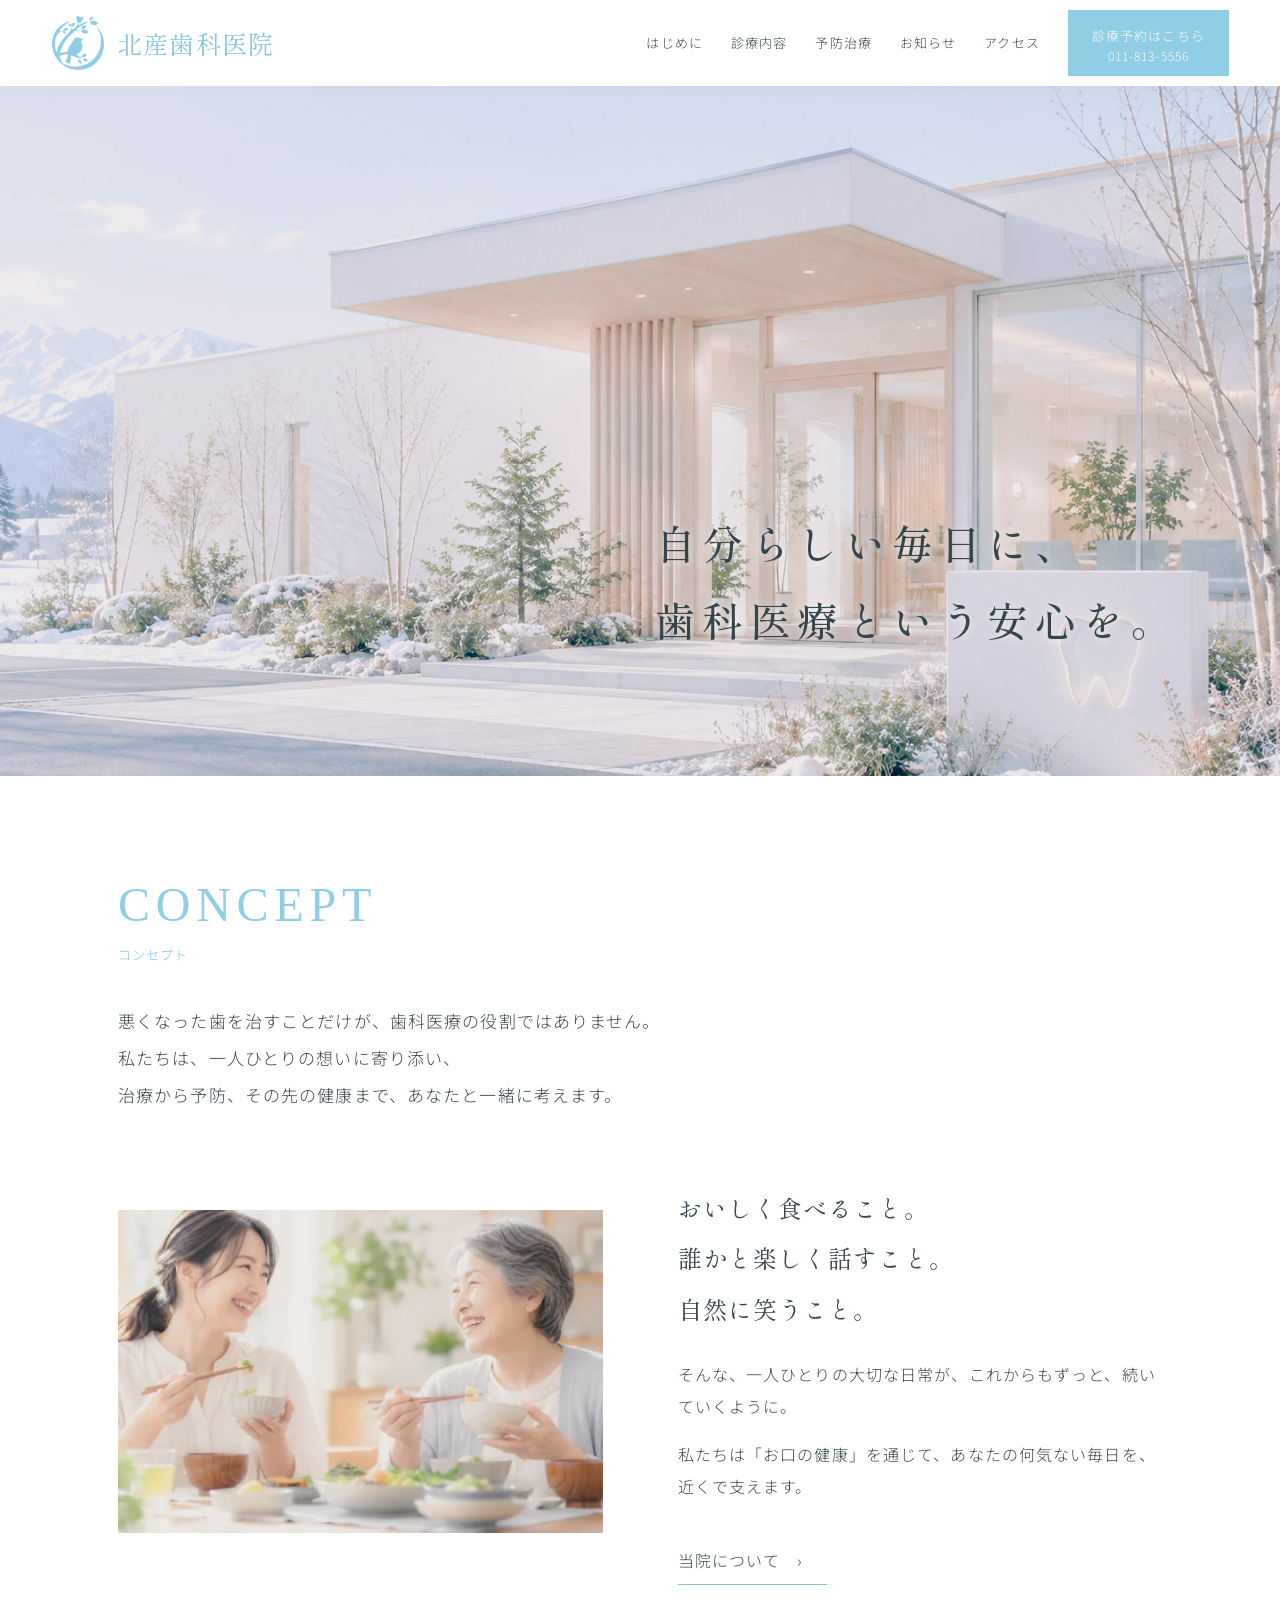
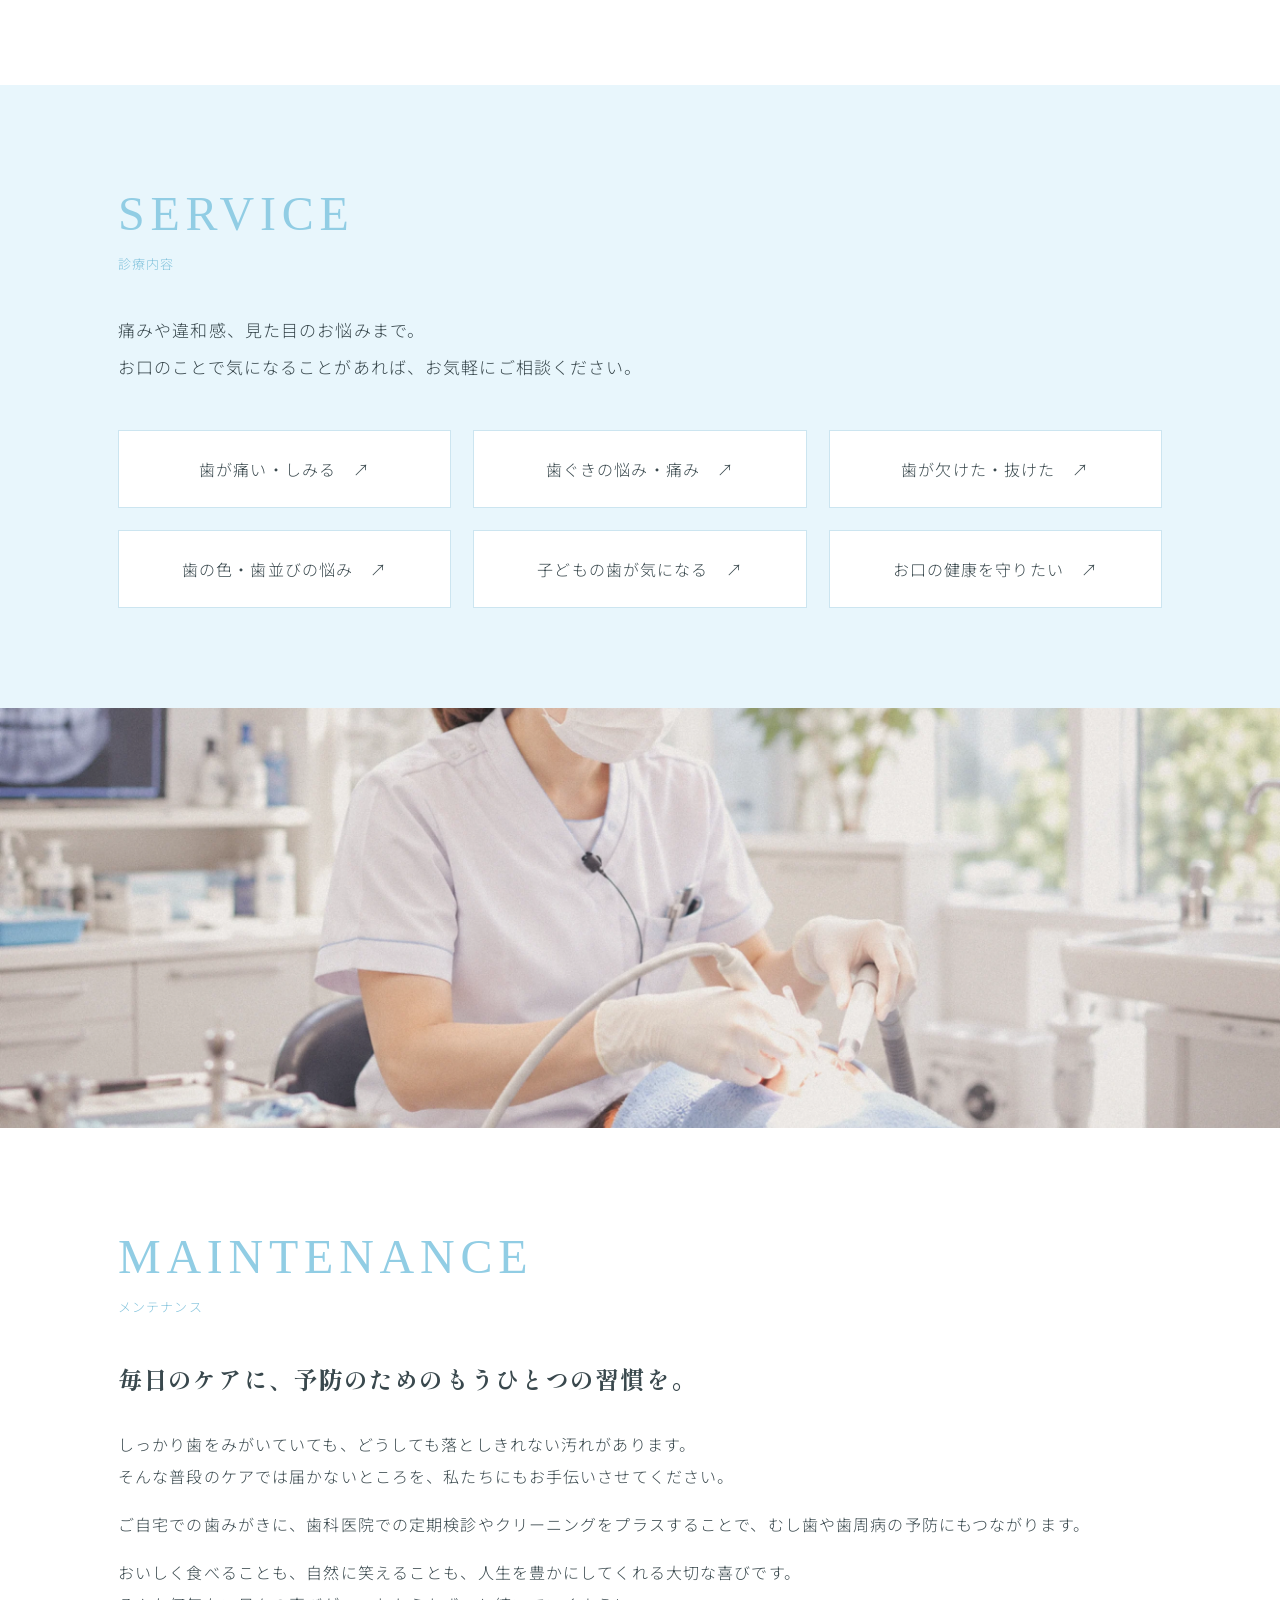
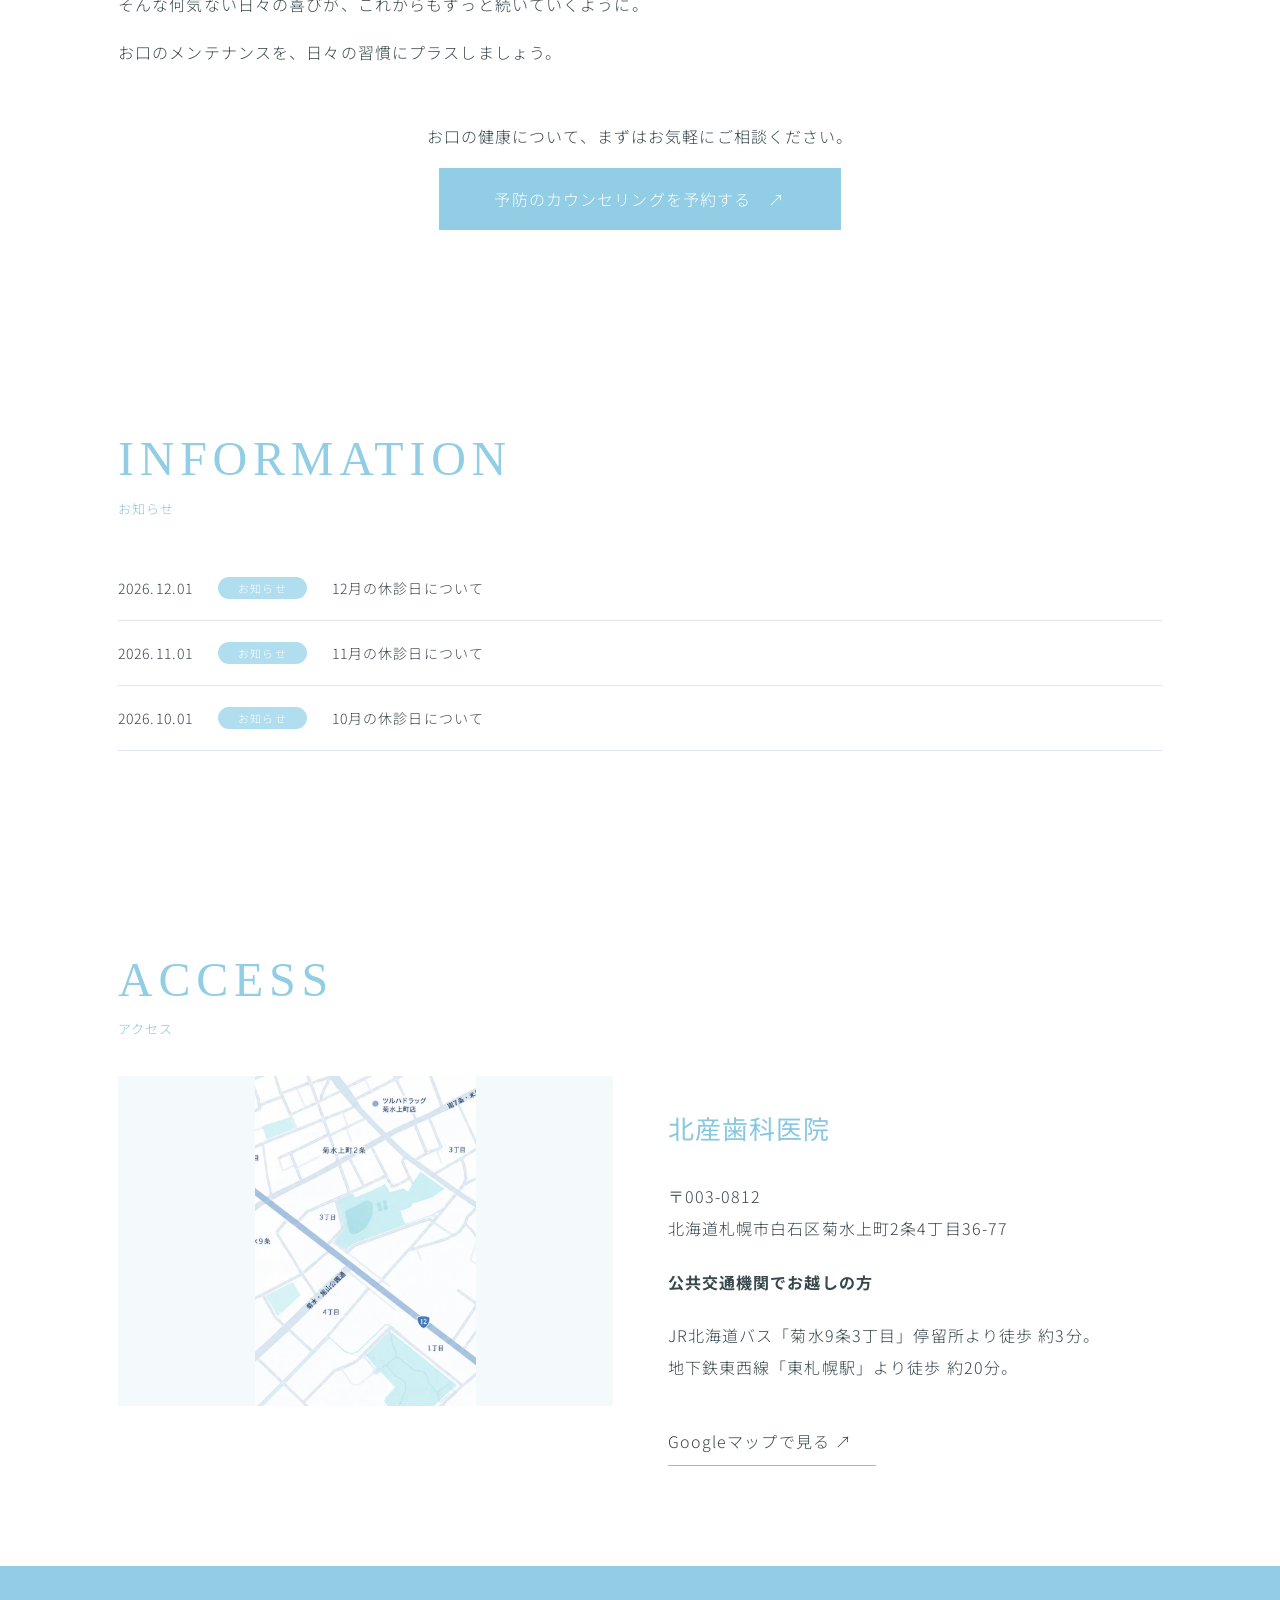
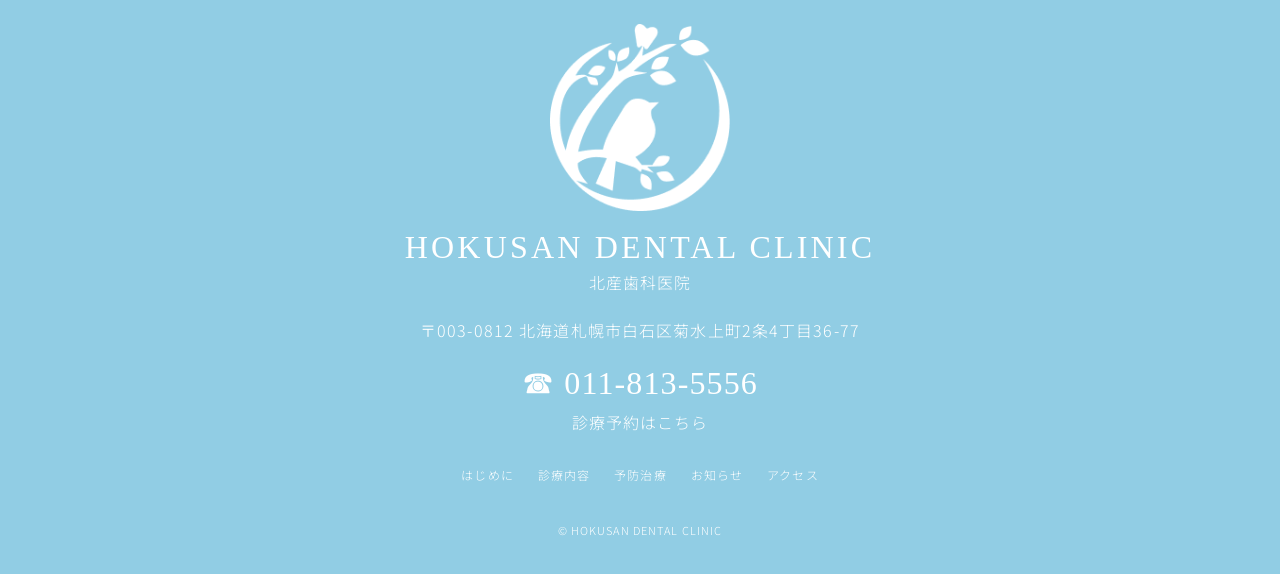
<file: index.html>
<!DOCTYPE html>
<html lang="ja">
  <head>
    <meta charset="utf-8"/>
    <meta content="width=device-width,initial-scale=1" name="viewport"/>
    <meta content="北産歯科医院。治療から予防、その先の健康まで。札幌市白石区の歯科医院です。" name="description"/>
    <link href="assets/logo-small-blue.png" rel="icon" type="image/png"/>
    <link href="style.css" rel="stylesheet"/>
    <title>
      北産歯科医院｜札幌市白石区
    </title>
  </head>
  <body>
    <!-- 共通ヘッダー -->
    <header>
      <a class="brand" href="index.html">
        <img alt="北産歯科医院ロゴ" src="assets/logo-blue.png"/>
        <span>
          北産歯科医院
        </span>
      </a>
      <button aria-expanded="false" aria-label="メニューを開く" class="hamb">
        ☰
      </button>
      <nav id="nav">
        <a href="index.html#concept">
          はじめに
        </a>
        <a href="service.html">
          診療内容
        </a>
        <a href="index.html#maintenance">
          予防治療
        </a>
        <a href="index.html#news">
          お知らせ
        </a>
        <a href="index.html#access">
          アクセス
        </a>
        <a class="book" href="tel:0118135556">
          診療予約はこちら
          <small>
            011-813-5556
          </small>
        </a>
      </nav>
    </header>
    <main>
      <!-- メインビジュアル -->
      <section aria-label="医院のメインビジュアル" class="hero">
        <div aria-hidden="true" class="hero-slides">
          <img alt="" class="hero-slide is-active" fetchpriority="high" src="assets/top-01.webp"/>
          <img alt="" class="hero-slide" loading="lazy" src="assets/top-02.webp"/>
          <img alt="" class="hero-slide" loading="lazy" src="assets/top-03.webp"/>
        </div>
        <h1>
          自分らしい毎日に、
          <br/>
          歯科医療という安心を。
        </h1>
      </section>
      <!-- コンセプト -->
      <section class="wrap" id="concept">
        <h2 class="eyebrow">
          CONCEPT
        </h2>
        <p class="jp">
          コンセプト
        </p>
        <p class="lead">
          悪くなった歯を治すことだけが、歯科医療の役割ではありません。
          <br/>
          私たちは、一人ひとりの想いに寄り添い、
          <br/>
          治療から予防、その先の健康まで、あなたと一緒に考えます。
        </p>
        <div class="split">
          <img alt="食事を楽しむ家族" decoding="async" loading="lazy" src="assets/concept.webp"/>
          <div>
            <p class="serif">
              おいしく食べること。
              <br/>
              誰かと楽しく話すこと。
              <br/>
              自然に笑うこと。
            </p>
            <p>
              そんな、一人ひとりの大切な日常が、これからもずっと、続いていくように。
            </p>
            <p>
              私たちは「お口の健康」を通じて、あなたの何気ない毎日を、近くで支えます。
            </p>
            <a class="more" href="#access">
              当院について　&rsaquo;
            </a>
          </div>
        </div>
      </section>
      <!-- 診療内容のご案内 -->
      <section class="tint">
        <div class="wrap">
          <h2 class="eyebrow">
            SERVICE
          </h2>
          <p class="jp">
            診療内容
          </p>
          <p class="lead">
            痛みや違和感、見た目のお悩みまで。
            <br/>
            お口のことで気になることがあれば、お気軽にご相談ください。
          </p>
          <div class="tiles">
            <a class="tile" href="service.html#service-1">
              歯が痛い・しみる　&nearrow;
            </a>
            <a class="tile" href="service.html#service-2">
              歯ぐきの悩み・痛み　&nearrow;
            </a>
            <a class="tile" href="service.html#service-3">
              歯が欠けた・抜けた　&nearrow;
            </a>
            <a class="tile" href="service.html#service-4">
              歯の色・歯並びの悩み　&nearrow;
            </a>
            <a class="tile" href="service.html#service-5">
              子どもの歯が気になる　&nearrow;
            </a>
            <a class="tile" href="service.html#service-6">
              お口の健康を守りたい　&nearrow;
            </a>
          </div>
        </div>
      </section>
      <!-- メンテナンス写真 -->
      <img alt="歯科医院での診療風景" class="wide-image" decoding="async" loading="lazy" src="assets/maintenance.webp"/>
      <!-- 予防・メンテナンス -->
      <section class="wrap" id="maintenance">
        <h2 class="eyebrow">
          MAINTENANCE
        </h2>
        <p class="jp">
          メンテナンス
        </p>
        <h3 class="serif">
          毎日のケアに、予防のためのもうひとつの習慣を。
        </h3>
        <p>
          しっかり歯をみがいていても、どうしても落としきれない汚れがあります。
          <br/>
          そんな普段のケアでは届かないところを、私たちにもお手伝いさせてください。
        </p>
        <p>
          ご自宅での歯みがきに、歯科医院での定期検診やクリーニングをプラスすることで、むし歯や歯周病の予防にもつながります。
        </p>
        <p>
          おいしく食べることも、自然に笑えることも、人生を豊かにしてくれる大切な喜びです。
          <br/>
          そんな何気ない日々の喜びが、これからもずっと続いていくように。
        </p>
        <p>
          お口のメンテナンスを、日々の習慣にプラスしましょう。
        </p>
        <div class="cta">
          <p>
            お口の健康について、まずはお気軽にご相談ください。
          </p>
          <a href="tel:0118135556">
            予防のカウンセリングを予約する　&nearrow;
          </a>
        </div>
      </section>
      <!-- お知らせ -->
      <section class="wrap" id="news">
        <h2 class="eyebrow">
          INFORMATION
        </h2>
        <p class="jp">
          お知らせ
        </p>
        <div class="news-row">
          <time>
            2026.12.01
          </time>
          <span class="pill">
            お知らせ
          </span>
          <span>
            12月の休診日について
          </span>
        </div>
        <div class="news-row">
          <time>
            2026.11.01
          </time>
          <span class="pill">
            お知らせ
          </span>
          <span>
            11月の休診日について
          </span>
        </div>
        <div class="news-row">
          <time>
            2026.10.01
          </time>
          <span class="pill">
            お知らせ
          </span>
          <span>
            10月の休診日について
          </span>
        </div>
      </section>
      <!-- アクセス -->
      <section class="wrap" id="access">
        <h2 class="eyebrow">
          ACCESS
        </h2>
        <p class="jp">
          アクセス
        </p>
        <div class="access">
          <img alt="医院周辺のアクセスマップ" decoding="async" loading="lazy" src="assets/map.webp"/>
          <div>
            <h3>
              北産歯科医院
            </h3>
            <p>
              〒003-0812
              <br/>
              北海道札幌市白石区菊水上町2条4丁目36-77
            </p>
            <h4>
              公共交通機関でお越しの方
            </h4>
            <p>
              JR北海道バス「菊水9条3丁目」停留所より徒歩 約3分。
              <br/>
              地下鉄東西線「東札幌駅」より徒歩 約20分。
            </p>
            <a class="more" href="https://www.google.com/maps/search/?api=1&amp;query=%E5%8C%97%E6%B5%B7%E9%81%93%E6%9C%AD%E5%B9%8C%E5%B8%82%E7%99%BD%E7%9F%B3%E5%8C%BA%E8%8F%8A%E6%B0%B4%E4%B8%8A%E7%94%BA2%E6%9D%A14%E4%B8%81%E7%9B%AE36-77" rel="noopener" target="_blank">
              Googleマップで見る &nearrow;
            </a>
          </div>
        </div>
      </section>
    </main>
    <!-- 共通フッター -->
    <footer>
      <img alt="北産歯科医院ロゴ" class="footer-logo" src="assets/logo-white.png"/>
      <h2>
        HOKUSAN DENTAL CLINIC
      </h2>
      <div>
        北産歯科医院
      </div>
      <p>
        〒003-0812 北海道札幌市白石区菊水上町2条4丁目36-77
      </p>
      <a class="phone" href="tel:0118135556">
        &phone; 011-813-5556
      </a>
      <div>
        <a href="tel:0118135556">
          診療予約はこちら
        </a>
      </div>
      <div class="footnav">
        <a href="index.html#concept">
          はじめに
        </a>
        <a href="service.html">
          診療内容
        </a>
        <a href="index.html#maintenance">
          予防治療
        </a>
        <a href="index.html#news">
          お知らせ
        </a>
        <a href="index.html#access">
          アクセス
        </a>
      </div>
      <small>
        &copy; HOKUSAN DENTAL CLINIC
      </small>
    </footer>
    <script src="script.js">
    </script>
  </body>
</html>
</file>
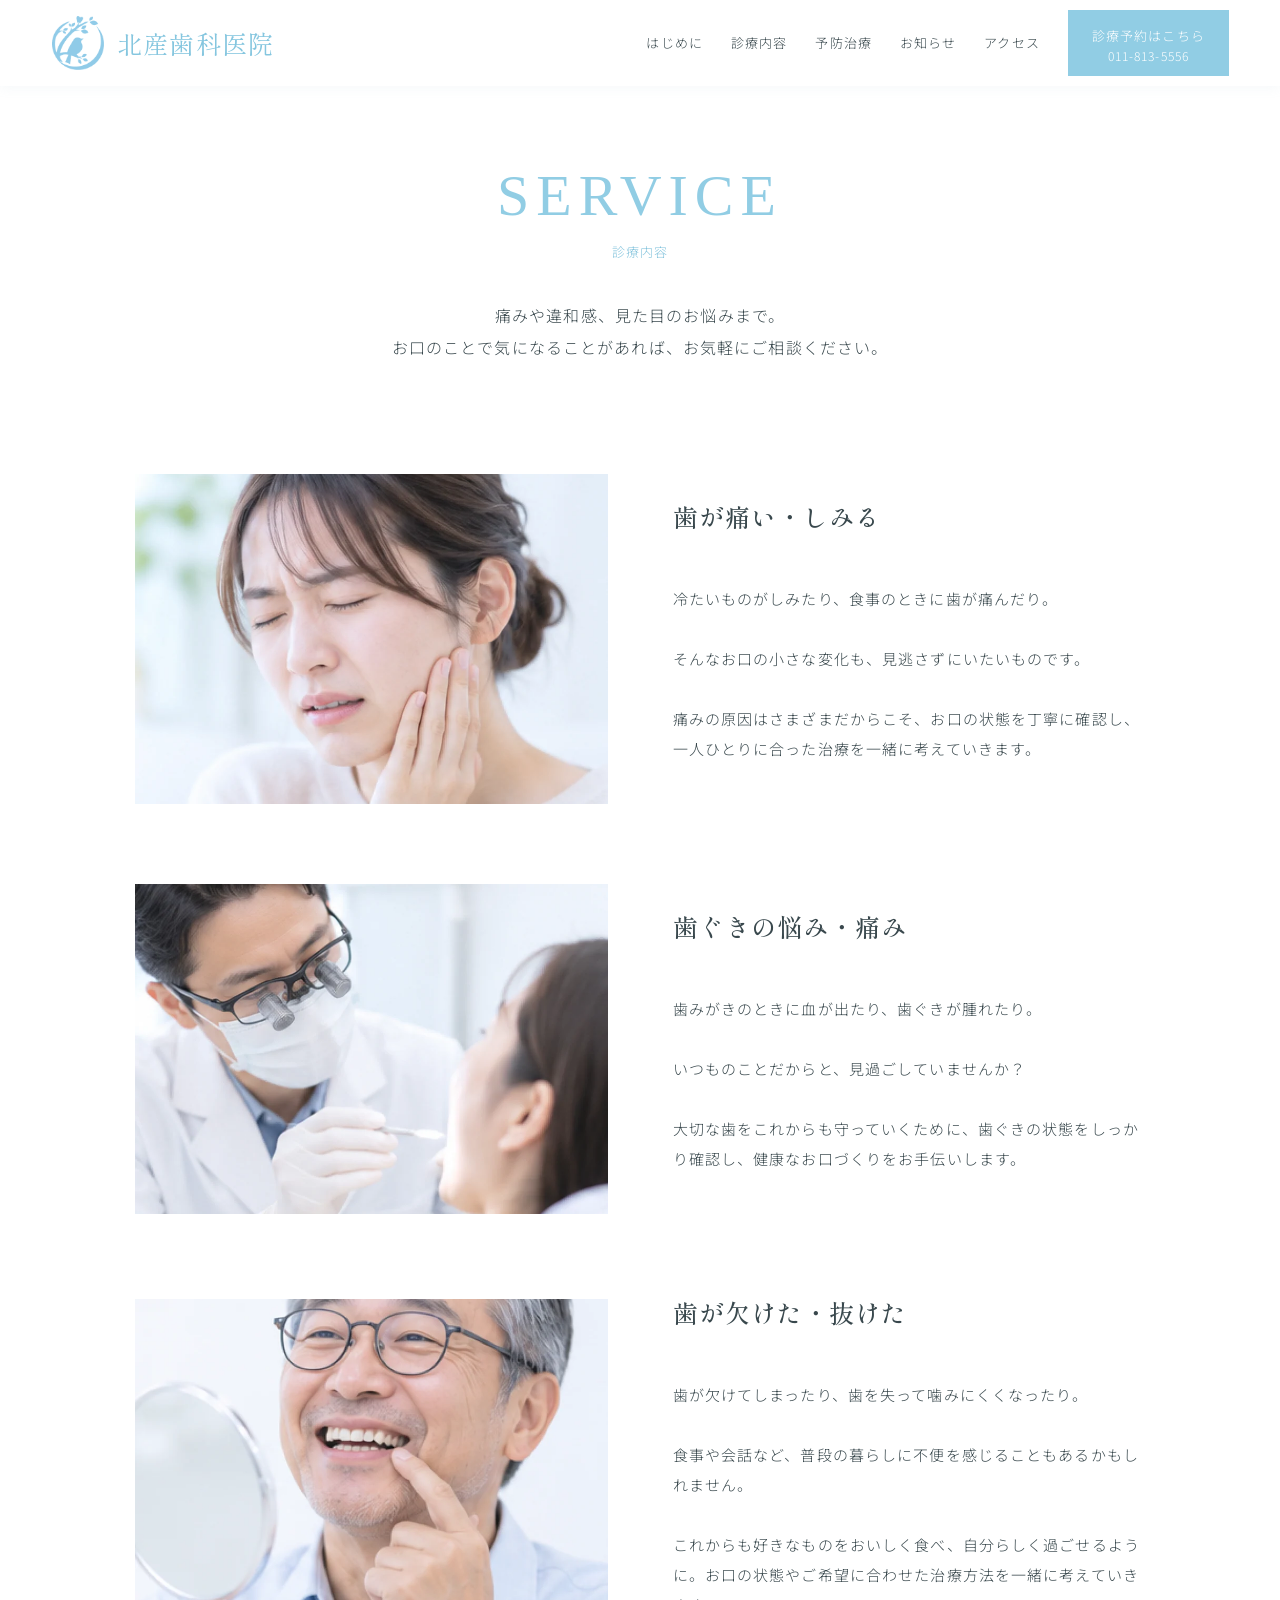
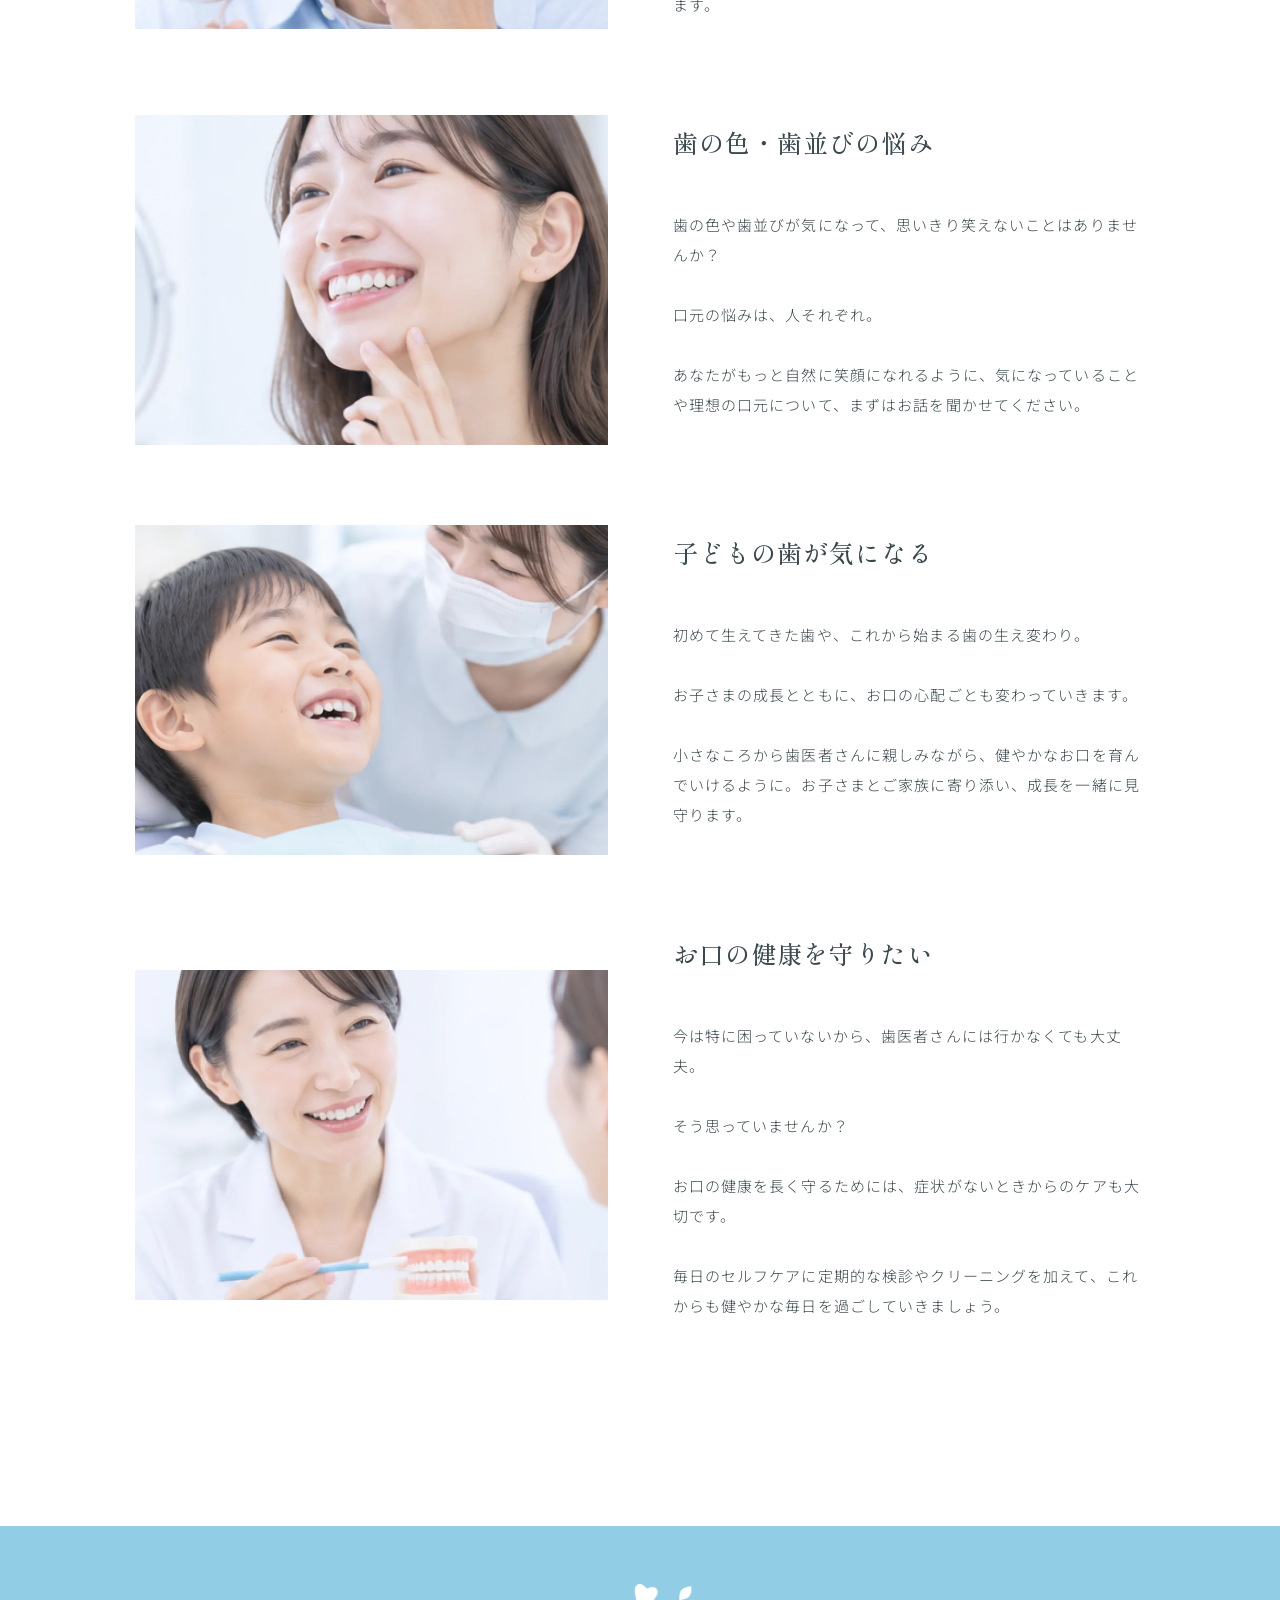
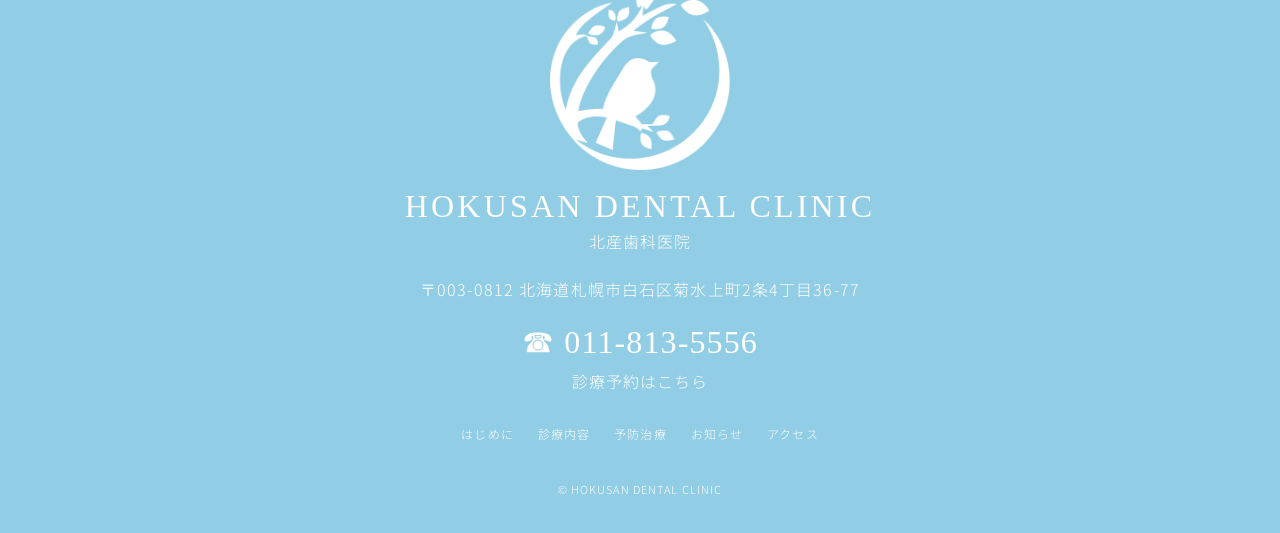
<file: service.html>
<!DOCTYPE html>
<html lang="ja">
  <head>
    <meta charset="utf-8"/>
    <meta content="width=device-width,initial-scale=1" name="viewport"/>
    <meta content="北産歯科医院。治療から予防、その先の健康まで。札幌市白石区の歯科医院です。" name="description"/>
    <link href="assets/logo-small-blue.png" rel="icon" type="image/png"/>
    <link href="style.css" rel="stylesheet"/>
    <title>
      診療内容｜北産歯科医院
    </title>
  </head>
  <body>
    <!-- 共通ヘッダー -->
    <header>
      <a class="brand" href="index.html">
        <img alt="北産歯科医院ロゴ" src="assets/logo-blue.png"/>
        <span>
          北産歯科医院
        </span>
      </a>
      <button aria-expanded="false" aria-label="メニューを開く" class="hamb">
        ☰
      </button>
      <nav id="nav">
        <a href="index.html#concept">
          はじめに
        </a>
        <a href="service.html">
          診療内容
        </a>
        <a href="index.html#maintenance">
          予防治療
        </a>
        <a href="index.html#news">
          お知らせ
        </a>
        <a href="index.html#access">
          アクセス
        </a>
        <a class="book" href="tel:0118135556">
          診療予約はこちら
          <small>
            011-813-5556
          </small>
        </a>
      </nav>
    </header>
    <main>
      <!-- 診療内容ページ見出し -->
      <div class="pagehead">
        <h1 class="eyebrow">
          SERVICE
        </h1>
        <p class="jp">
          診療内容
        </p>
        <p>
          痛みや違和感、見た目のお悩みまで。
          <br/>
          お口のことで気になることがあれば、お気軽にご相談ください。
        </p>
      </div>
      <!-- 各診療内容の紹介 -->
      <div class="service-list">
        <section class="service-item" id="service-1">
          <img alt="歯が痛い・しみる" decoding="async" loading="lazy" src="assets/service-01.webp"/>
          <div>
            <h2>
              歯が痛い・しみる
            </h2>
            <p>
              冷たいものがしみたり、食事のときに歯が痛んだり。

そんなお口の小さな変化も、見逃さずにいたいものです。

痛みの原因はさまざまだからこそ、お口の状態を丁寧に確認し、一人ひとりに合った治療を一緒に考えていきます。
            </p>
          </div>
        </section>
        <section class="service-item" id="service-2">
          <img alt="歯ぐきの悩み・痛み" decoding="async" loading="lazy" src="assets/service-02.webp"/>
          <div>
            <h2>
              歯ぐきの悩み・痛み
            </h2>
            <p>
              歯みがきのときに血が出たり、歯ぐきが腫れたり。

いつものことだからと、見過ごしていませんか？

大切な歯をこれからも守っていくために、歯ぐきの状態をしっかり確認し、健康なお口づくりをお手伝いします。
            </p>
          </div>
        </section>
        <section class="service-item" id="service-3">
          <img alt="歯が欠けた・抜けた" decoding="async" loading="lazy" src="assets/service-03.webp"/>
          <div>
            <h2>
              歯が欠けた・抜けた
            </h2>
            <p>
              歯が欠けてしまったり、歯を失って噛みにくくなったり。

食事や会話など、普段の暮らしに不便を感じることもあるかもしれません。

これからも好きなものをおいしく食べ、自分らしく過ごせるように。お口の状態やご希望に合わせた治療方法を一緒に考えていきます。
            </p>
          </div>
        </section>
        <section class="service-item" id="service-4">
          <img alt="歯の色・歯並びの悩み" decoding="async" loading="lazy" src="assets/service-04.webp"/>
          <div>
            <h2>
              歯の色・歯並びの悩み
            </h2>
            <p>
              歯の色や歯並びが気になって、思いきり笑えないことはありませんか？

口元の悩みは、人それぞれ。

あなたがもっと自然に笑顔になれるように、気になっていることや理想の口元について、まずはお話を聞かせてください。
            </p>
          </div>
        </section>
        <section class="service-item" id="service-5">
          <img alt="子どもの歯が気になる" decoding="async" loading="lazy" src="assets/service-05.webp"/>
          <div>
            <h2>
              子どもの歯が気になる
            </h2>
            <p>
              初めて生えてきた歯や、これから始まる歯の生え変わり。

お子さまの成長とともに、お口の心配ごとも変わっていきます。

小さなころから歯医者さんに親しみながら、健やかなお口を育んでいけるように。お子さまとご家族に寄り添い、成長を一緒に見守ります。
            </p>
          </div>
        </section>
        <section class="service-item" id="service-6">
          <img alt="お口の健康を守りたい" decoding="async" loading="lazy" src="assets/service-06.webp"/>
          <div>
            <h2>
              お口の健康を守りたい
            </h2>
            <p>
              今は特に困っていないから、歯医者さんには行かなくても大丈夫。

そう思っていませんか？

お口の健康を長く守るためには、症状がないときからのケアも大切です。

毎日のセルフケアに定期的な検診やクリーニングを加えて、これからも健やかな毎日を過ごしていきましょう。
            </p>
          </div>
        </section>
      </div>
    </main>
    <!-- 共通フッター -->
    <footer>
      <img alt="北産歯科医院ロゴ" class="footer-logo" src="assets/logo-white.png"/>
      <h2>
        HOKUSAN DENTAL CLINIC
      </h2>
      <div>
        北産歯科医院
      </div>
      <p>
        〒003-0812 北海道札幌市白石区菊水上町2条4丁目36-77
      </p>
      <a class="phone" href="tel:0118135556">
        &phone; 011-813-5556
      </a>
      <div>
        <a href="tel:0118135556">
          診療予約はこちら
        </a>
      </div>
      <div class="footnav">
        <a href="index.html#concept">
          はじめに
        </a>
        <a href="service.html">
          診療内容
        </a>
        <a href="index.html#maintenance">
          予防治療
        </a>
        <a href="index.html#news">
          お知らせ
        </a>
        <a href="index.html#access">
          アクセス
        </a>
      </div>
      <small>
        &copy; HOKUSAN DENTAL CLINIC
      </small>
    </footer>
    <script src="script.js">
    </script>
  </body>
</html>
</file>
<file: style.css>
/* ==========================================================================
   北産歯科医院｜共通スタイル
   カラー・レイアウト・レスポンシブ設定をここで変更できます。
   ========================================================================== */

@import url("https://fonts.googleapis.com/css2?family=Noto+Sans+JP:wght@300;400;500;600&family=Shippori+Mincho:wght@400;500;600&display=swap");
:root {
    --blue: #91cde4;
    --pale: #e8f6fc;
    --ink: #39484d;
}

* {
    box-sizing: border-box;
}

html {
    scroll-behavior: smooth;
}

body {
    margin: 0;
    color: var(--ink);
    font-family: "Noto Sans JP",sans-serif;
    font-weight: 300;
    line-height: 2;
    letter-spacing: .07em;
}

a {
    color: inherit;
    text-decoration: none;
}

img {
    display: block;
    width: 100%;
    object-fit: cover;
}

header {
    height: 86px;
    background: #fff;
    display: flex;
    align-items: center;
    justify-content: space-between;
    padding: 0 max(4vw,20px);
    position: sticky;
    top: 0;
    z-index: 20;
    box-shadow: 0 1px 12px #9ab9c51c;
}

.brand {
    color: #85c6df;
    font-family: "Shippori Mincho",serif;
    font-size: 25px;
    white-space: nowrap;
}

nav {
    display: flex;
    align-items: center;
    gap: 28px;
    font-size: 13px;
}

nav a:hover {
    color: #6eb9d6;
}

.book {
    background: var(--blue);
    color: #fff;
    padding: 13px 24px;
    text-align: center;
    font-size: 13px;
}

.book small {
    display: block;
    font-size: 12px;
    line-height: 1.2;
}

.hamb {
    display: none;
}

.hero {
    height: min(690px,65vw);
    min-height: 420px;
    background: #eaf5f7;
    position: relative;
    overflow: hidden;
}

.hero h1 {
    position: absolute;
    right: 8%;
    bottom: 12%;
    font: 500 clamp(25px,3.2vw,46px)/1.9 "Shippori Mincho",serif;
    letter-spacing: .16em;
    color: #34464b;
    text-shadow: 0 1px 8px #ffffffbd;
}

.wrap {
    max-width: 1100px;
    margin: auto;
    padding: 100px 28px;
}

.eyebrow {
    font: 400 48px/1.2 Georgia,serif;
    letter-spacing: .12em;
    color: var(--blue);
    margin: 0 0 8px;
}

.jp {
    color: #83c3dc;
    font-size: 13px;
    margin: 0 0 34px;
}

.lead {
    font-size: 17px;
    line-height: 2.2;
    margin-bottom: 45px;
}

.split {
    display: grid;
    grid-template-columns: 1fr 1fr;
    align-items: center;
    gap: 75px;
}

.split img {
    aspect-ratio: 1.5;
}

.serif {
    font-family: "Shippori Mincho",serif;
    font-size: 24px;
    line-height: 2.1;
}

.more {
    display: inline-block;
    margin-top: 18px;
    border-bottom: 1px solid #8abed1;
    padding: 8px 24px 8px 0;
}

.tint {
    background: var(--pale);
}

.tiles {
    display: grid;
    grid-template-columns: repeat(3,1fr);
    gap: 22px;
}

.tile {
    background: white;
    padding: 22px;
    text-align: center;
    transition: .2s;
    border: 1px solid #cce5f0;
}

.tile:hover {
    background: #f7fcff;
    transform: translateY(-3px);
}

.wide-image {
    height: 420px;
    object-fit: cover;
}

.cta {
    text-align: center;
    margin-top: 52px;
}

.cta a {
    display: inline-block;
    background: var(--blue);
    color: #fff;
    padding: 15px 55px;
}

.news-row {
    display: flex;
    gap: 25px;
    align-items: center;
    padding: 18px 0;
    border-bottom: 1px solid #e1e9ed;
    font-size: 14px;
}

.news-row time {
    white-space: nowrap;
}

.pill {
    background: #b1deee;
    color: white;
    border-radius: 50px;
    padding: 0 20px;
    font-size: 11px;
}

.access {
    display: grid;
    grid-template-columns: 1fr 1fr;
    gap: 55px;
}

.access img {
    height: 330px;
}

.access h3 {
    color: #87c7df;
    font-size: 26px;
    font-weight: 400;
}

footer {
    background: var(--blue);
    color: white;
    text-align: center;
    padding: 58px 20px 30px;
}

footer h2 {
    font: 32px Georgia,serif;
    letter-spacing: .1em;
    margin: 0;
}

footer .phone {
    font: 32px Georgia,serif;
}

footer .footnav {
    display: flex;
    justify-content: center;
    gap: 24px;
    flex-wrap: wrap;
    font-size: 12px;
    margin: 25px 0;
}

footer small {
    font-size: 11px;
}

.pagehead {
    text-align: center;
    padding: 75px 20px 30px;
}

.pagehead .eyebrow {
    font-size: 58px;
}

.service-list {
    max-width: 1060px;
    margin: auto;
    padding: 20px 25px 110px;
}

.service-item {
    display: grid;
    grid-template-columns: 1fr 1fr;
    gap: 65px;
    align-items: center;
    margin: 45px 0 80px;
}

.service-item img {
    height: 330px;
}

.service-item h2 {
    font: 500 25px "Shippori Mincho",serif;
    margin: 0 0 20px;
}

.service-item p {
    white-space: pre-line;
    font-size: 15px;
}

.menu-open {
    display: flex !important;
}

@media (max-width:850px) {
    header {
        height: 70px;
    }

    .brand {
        font-size: 20px;
    }

    .hamb {
        display: block;
        background: none;
        border: 0;
        font-size: 27px;
        color: #75bcd8;
        cursor: pointer;
    }

    nav {
        display: none;
        position: absolute;
        top: 70px;
        left: 0;
        right: 0;
        background: #fff;
        flex-direction: column;
        padding: 24px;
        box-shadow: 0 8px 15px #0001;
    }

    nav .book {
        width: 100%;
    }

    .hero {
        min-height: 470px;
        background-position: 40% center;
    }

    .hero h1 {
        right: 5%;
        bottom: 10%;
        font-size: 27px;
    }

    .wrap {
        padding: 65px 22px;
    }

    .eyebrow {
        font-size: 39px;
    }

    .split,.access,.service-item {
        grid-template-columns: 1fr;
        gap: 25px;
    }

    .tiles {
        grid-template-columns: 1fr 1fr;
    }

    .wide-image {
        height: 260px;
    }

    .service-item {
        margin: 20px 0 65px;
    }

    .service-item img {
        height: 270px;
    }

    .pagehead .eyebrow {
        font-size: 46px;
    }
}
@media (max-width:500px) {
    .tiles {
        grid-template-columns: 1fr;
    }

    .hero h1 {
        font-size: 23px;
    }

    .news-row {
        gap: 10px;
        flex-wrap: wrap;
    }

    .pill {
        padding: 0 12px;
    }

    .serif {
        font-size: 21px;
    }
}
/* Supplied photo assets and hero slideshow */
.hero-slides,.hero-slide {
    position: absolute;
    inset: 0;
    width: 100%;
    height: 100%;
}

.hero-slide {
    object-fit: cover;
    object-position: center;
    opacity: 0;
    transition: opacity 1.25s ease;
}

.hero-slide.is-active {
    opacity: 1;
}

.hero h1 {
    z-index: 1;
}

.access img {
    object-fit: contain;
    background: #f4f9fc;
}

.service-item img {
    object-fit: cover;
    aspect-ratio: 1/1;
}

#concept,#maintenance,#news,#access,.service-item {
    scroll-margin-top: 100px;
}

@media (max-width:850px) {
    .hero-slide {
        object-position: center;
    }

    .access img {
        height: 350px;
        object-fit: contain;
    }
}
@media (prefers-reduced-motion:reduce) {
    html {
        scroll-behavior: auto;
    }

    .hero-slide {
        transition: none;
    }
}
.brand {
    display: flex;
    align-items: center;
    gap: 12px;
}

.brand img {
    width: 54px;
    height: 54px;
    object-fit: contain;
    flex: 0 0 auto;
}

.brand span {
    display: block;
}

.footer-logo {
    width: min(180px,42vw);
    margin: 0 auto 18px;
    object-fit: contain;
}

@media (max-width:850px) {
    .brand img {
        width: 42px;
        height: 42px;
    }

    .brand {
        gap: 10px;
    }
}
</file>
